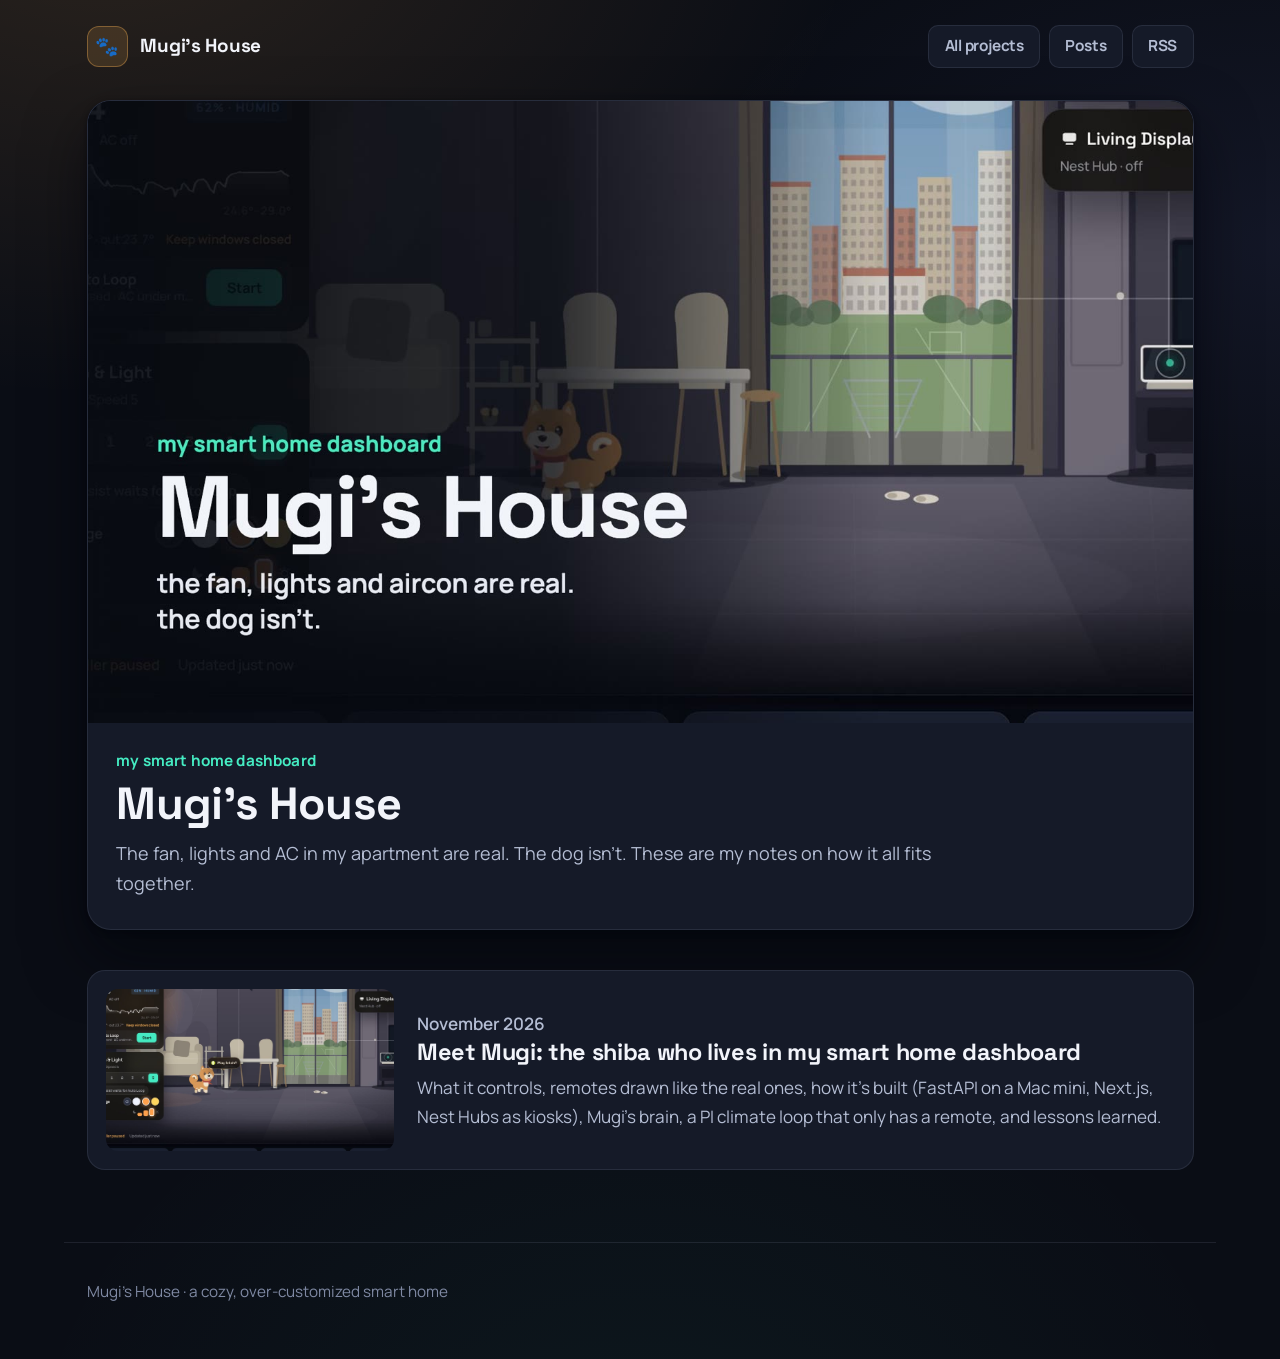
<file: index.html>
<!doctype html>
<html lang="en">
<head>
  <meta charset="utf-8">
  <meta name="viewport" content="width=device-width, initial-scale=1">
  <title>Mugi's House</title>
  <meta name="description" content="My smart home dashboard: the fan, lights and AC are real, the dog isn't. Notes on how it's built.">
  <meta property="og:title" content="Mugi's House">
  <meta property="og:description" content="My smart home dashboard: the fan, lights and AC are real, the dog isn't.">
  <meta property="og:image" content="https://sancerio.github.io/mugi-house/assets/img/og.jpg">
  <meta name="twitter:card" content="summary_large_image">
  <link rel="preconnect" href="https://fonts.googleapis.com">
  <link rel="preconnect" href="https://fonts.gstatic.com" crossorigin>
  <link rel="stylesheet" href="https://fonts.googleapis.com/css2?family=Manrope:wght@400;500;600;700;800&family=Space+Grotesk:wght@500;600;700&display=swap">
  <link rel="stylesheet" href="assets/style.css">
  <link rel="icon" href="assets/img/favicon.png">
  <link rel="alternate" type="application/rss+xml" title="Mugi's House" href="feed.xml">
</head>
<body>
  <header class="site-head">
    <span class="paw" aria-hidden="true">🐾</span>
    <a href="./">Mugi's House</a>
    <nav><a href="https://sancerio.github.io/">All projects</a><a href="./">Posts</a><a href="feed.xml">RSS</a></nav>
  </header>

  <main>
    <section class="hero">
      <video autoplay muted loop playsinline poster="assets/img/poster.jpg">
        <source src="assets/video/mugi-tour-15s.mp4" type="video/mp4">
      </video>
      <div class="hero-copy">
        <p class="eyebrow">my smart home dashboard</p>
        <h1>Mugi's House</h1>
        <p>The fan, lights and AC in my apartment are real. The dog isn't. These are my notes on how it all fits together.</p>
      </div>
    </section>

    <ul class="post-list">
      <li class="post-card">
        <a href="posts/meet-mugi/"><img src="assets/img/mugi-day.jpg" alt="" loading="lazy"></a>
        <div>
          <p class="meta">November 2026</p>
          <h2><a href="posts/meet-mugi/">Meet Mugi: the shiba who lives in my smart home dashboard</a></h2>
          <p>What it controls, remotes drawn like the real ones, how it's built (FastAPI on a Mac mini, Next.js, Nest Hubs as kiosks), Mugi's brain, a PI climate loop that only has a remote, and lessons learned.</p>
        </div>
      </li>
    </ul>
  </main>

  <footer class="site-foot">
    Mugi's House · a cozy, over-customized smart home
  </footer>
</body>
</html>
</file>
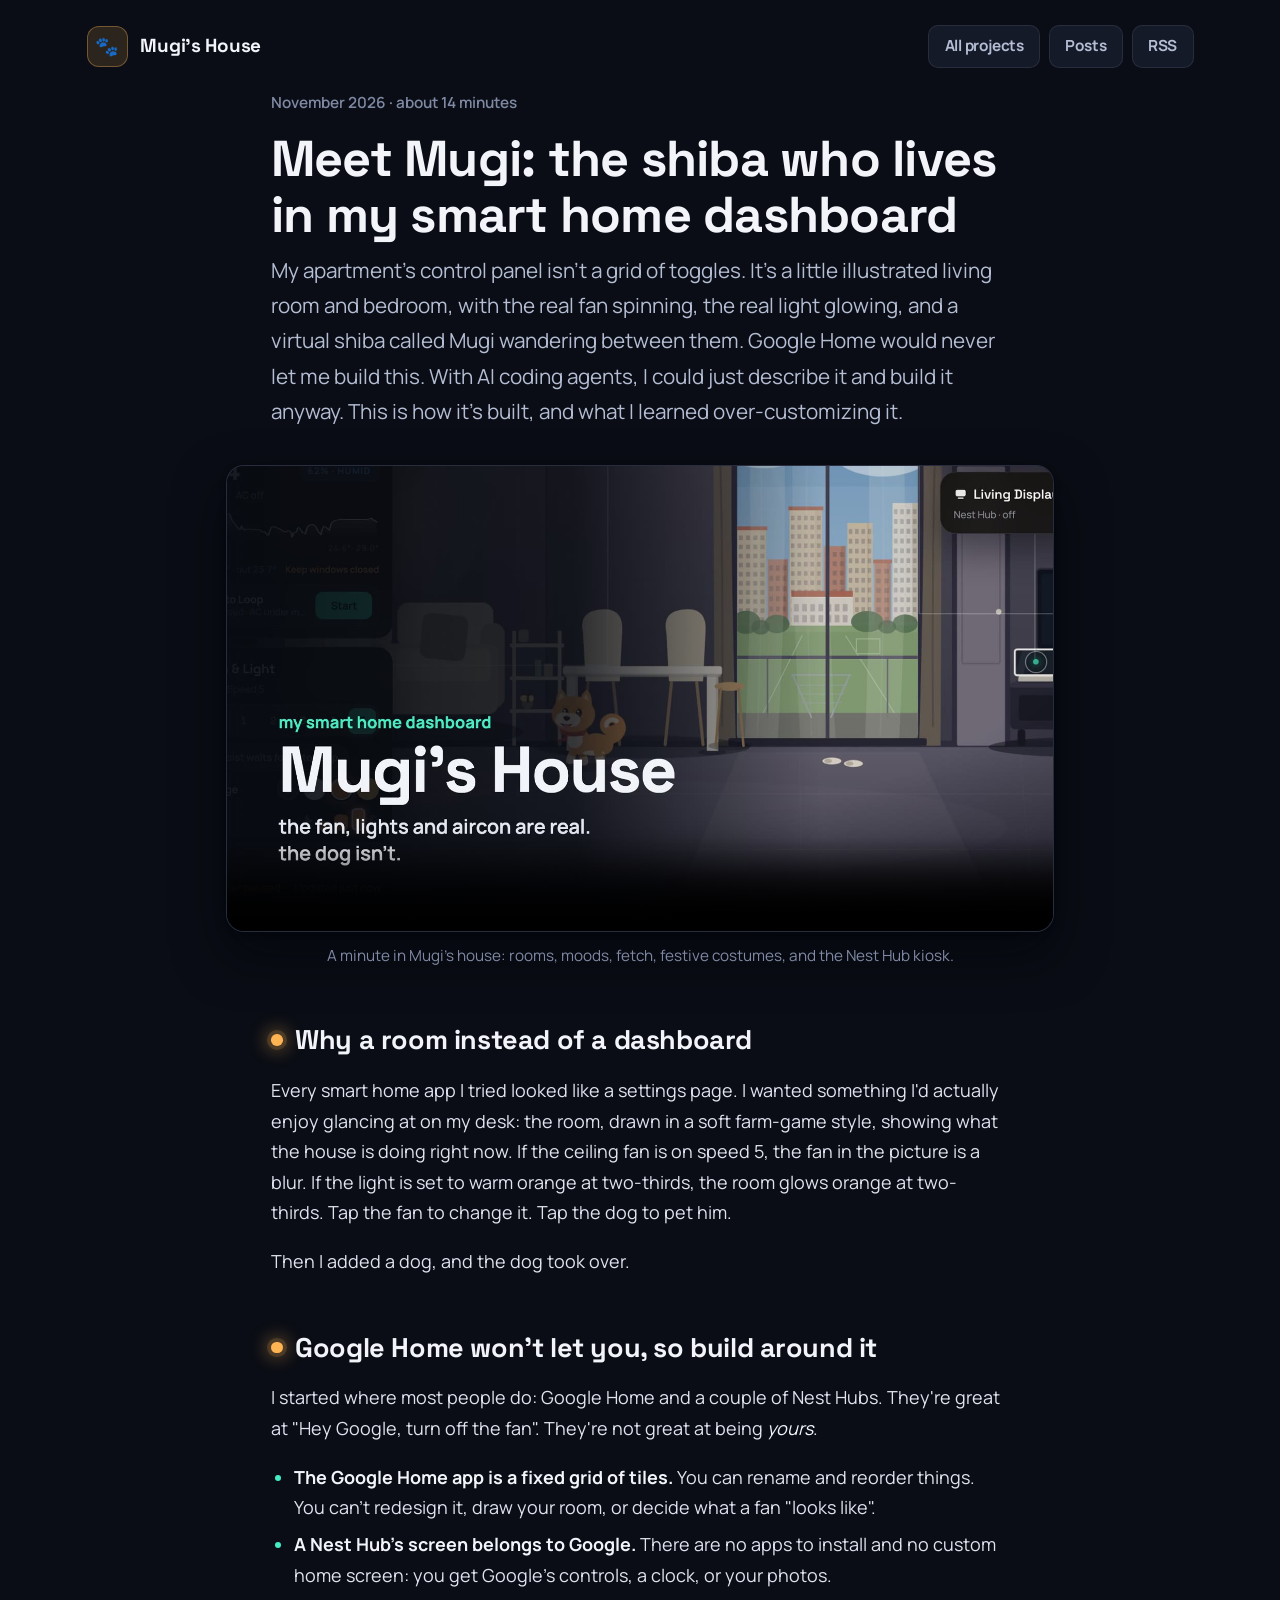
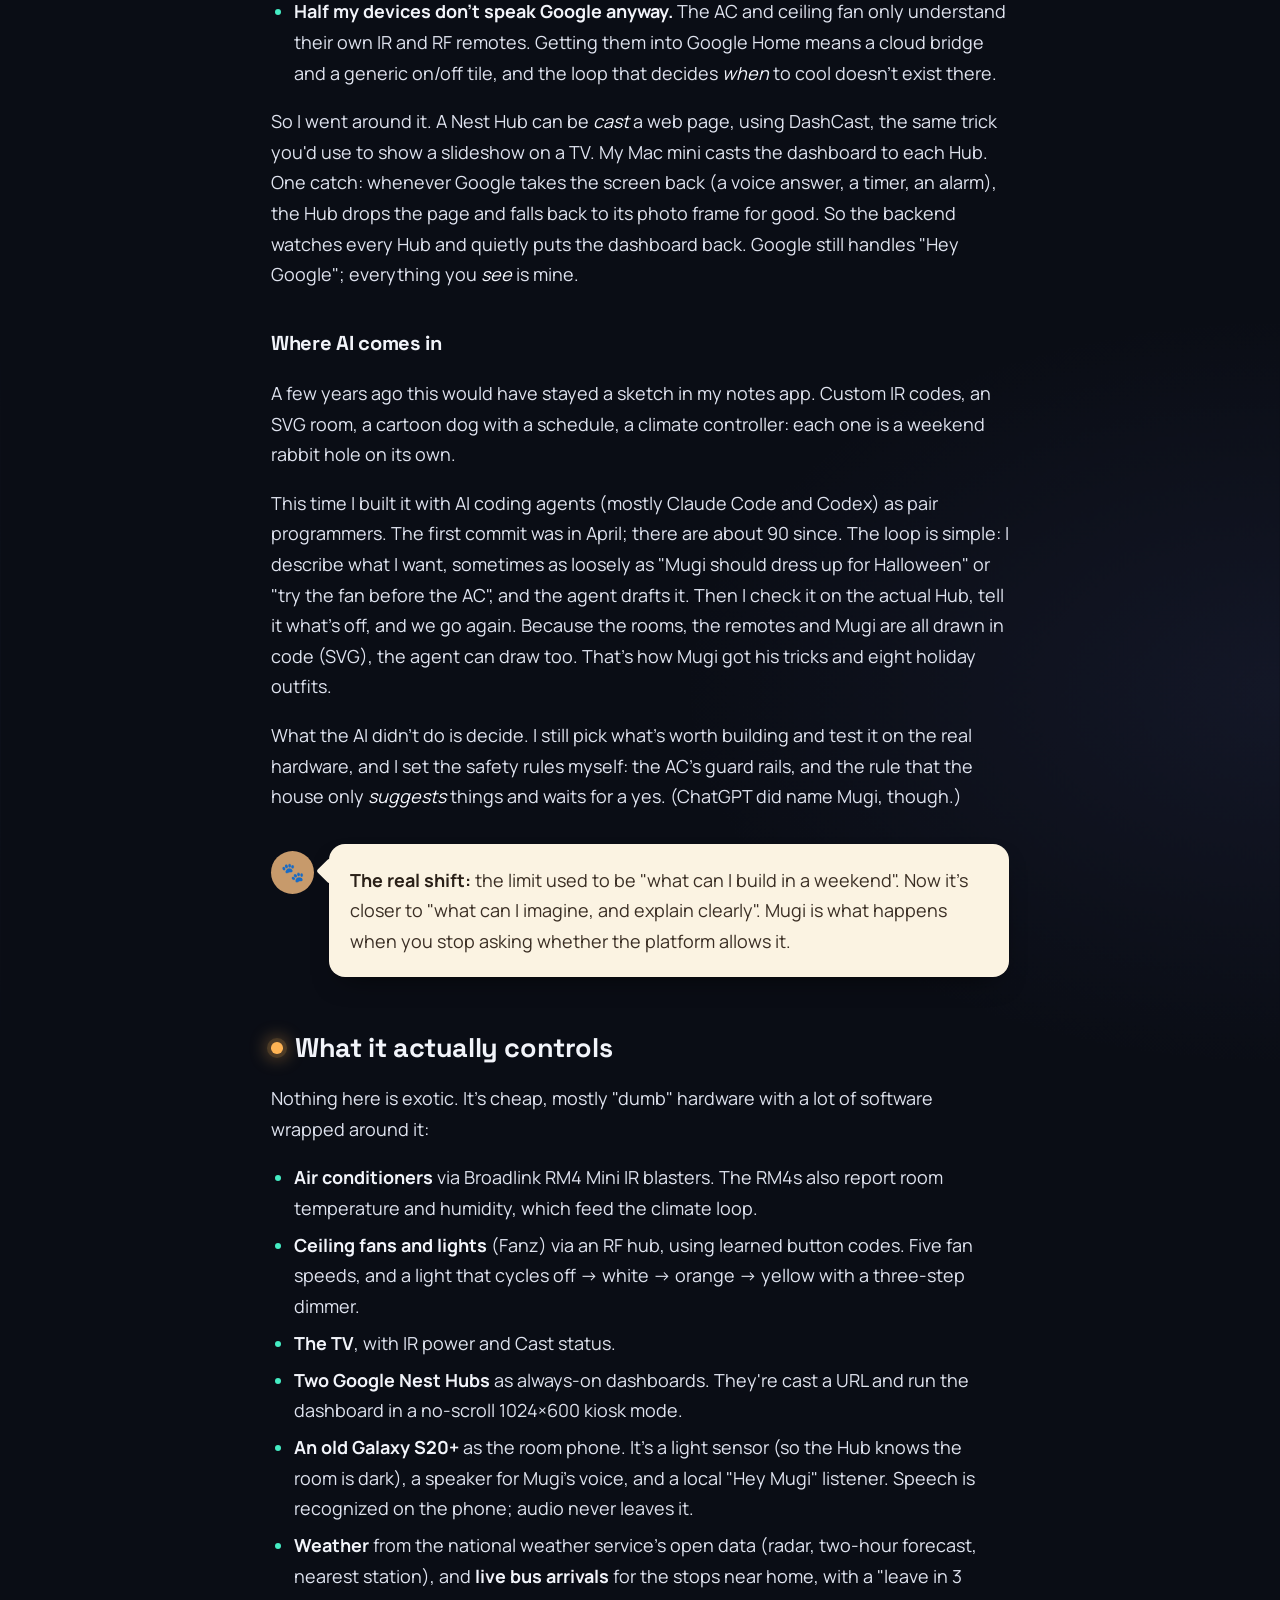
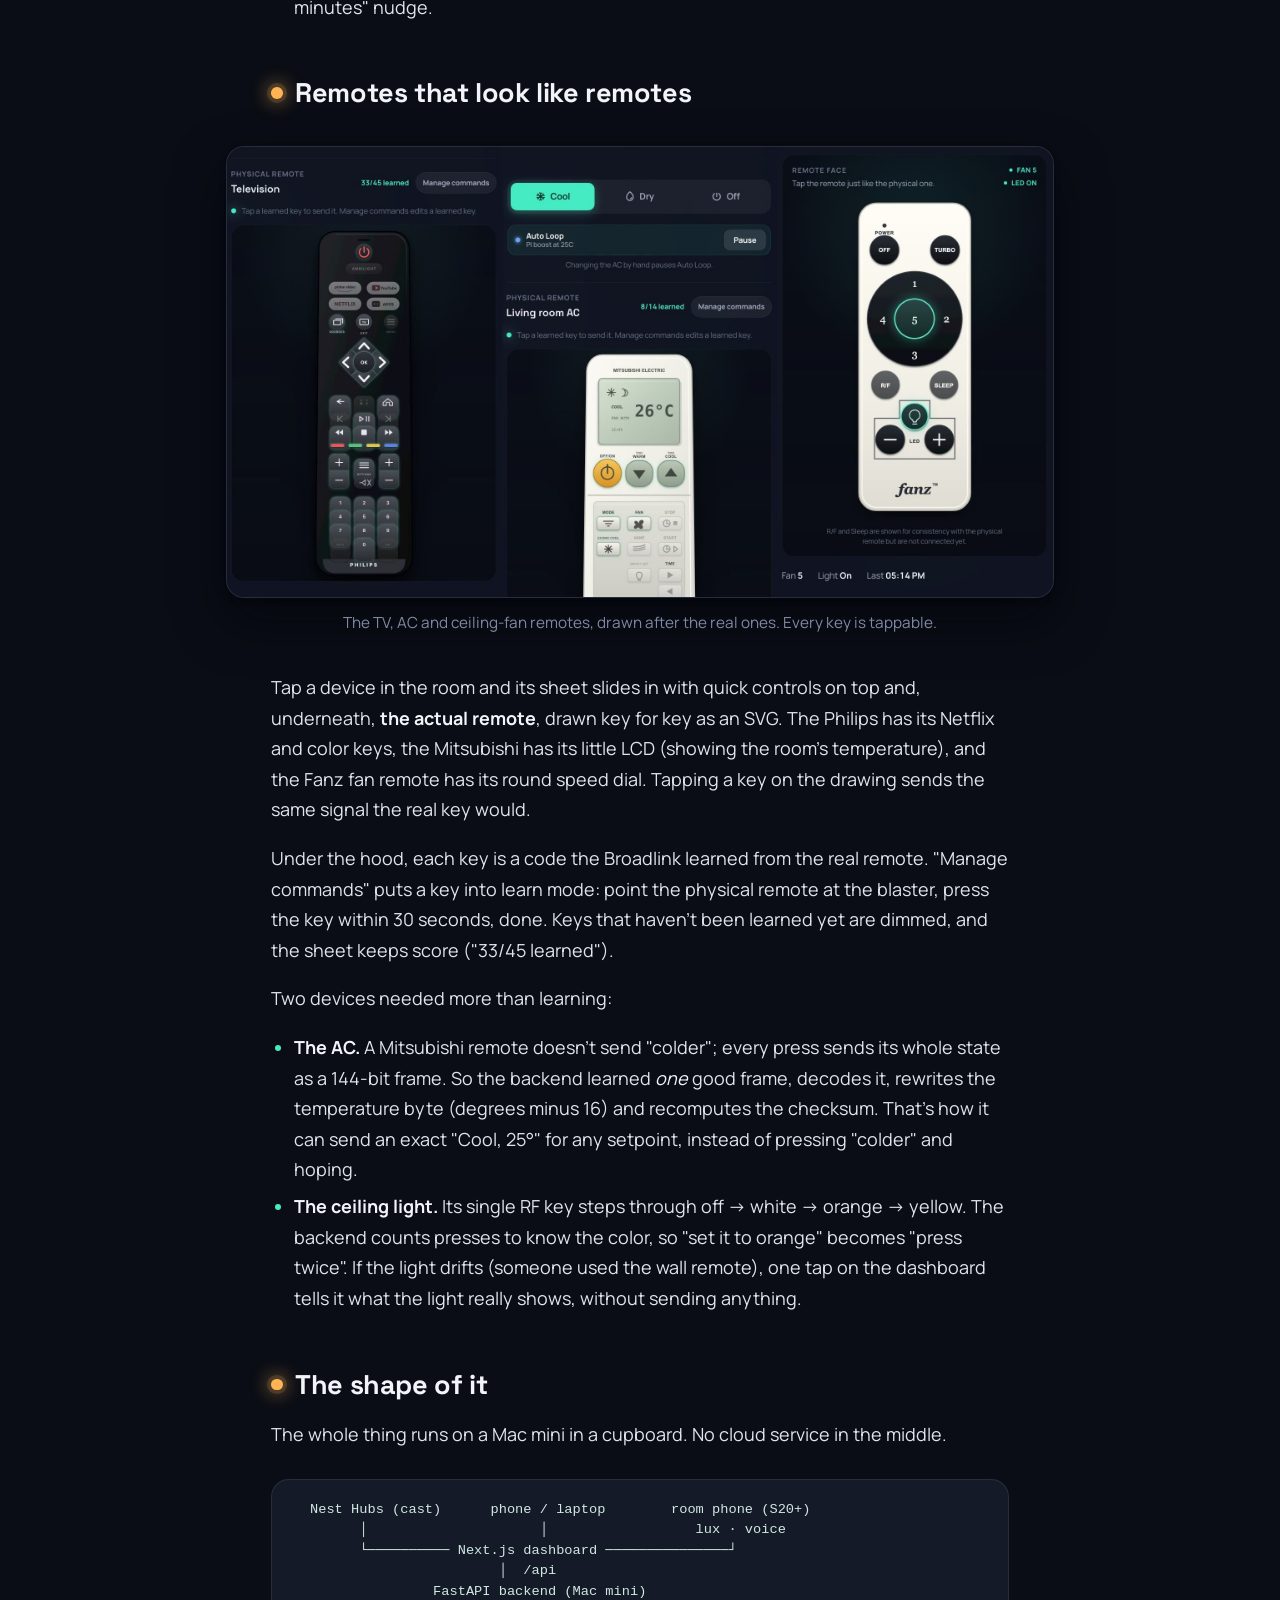
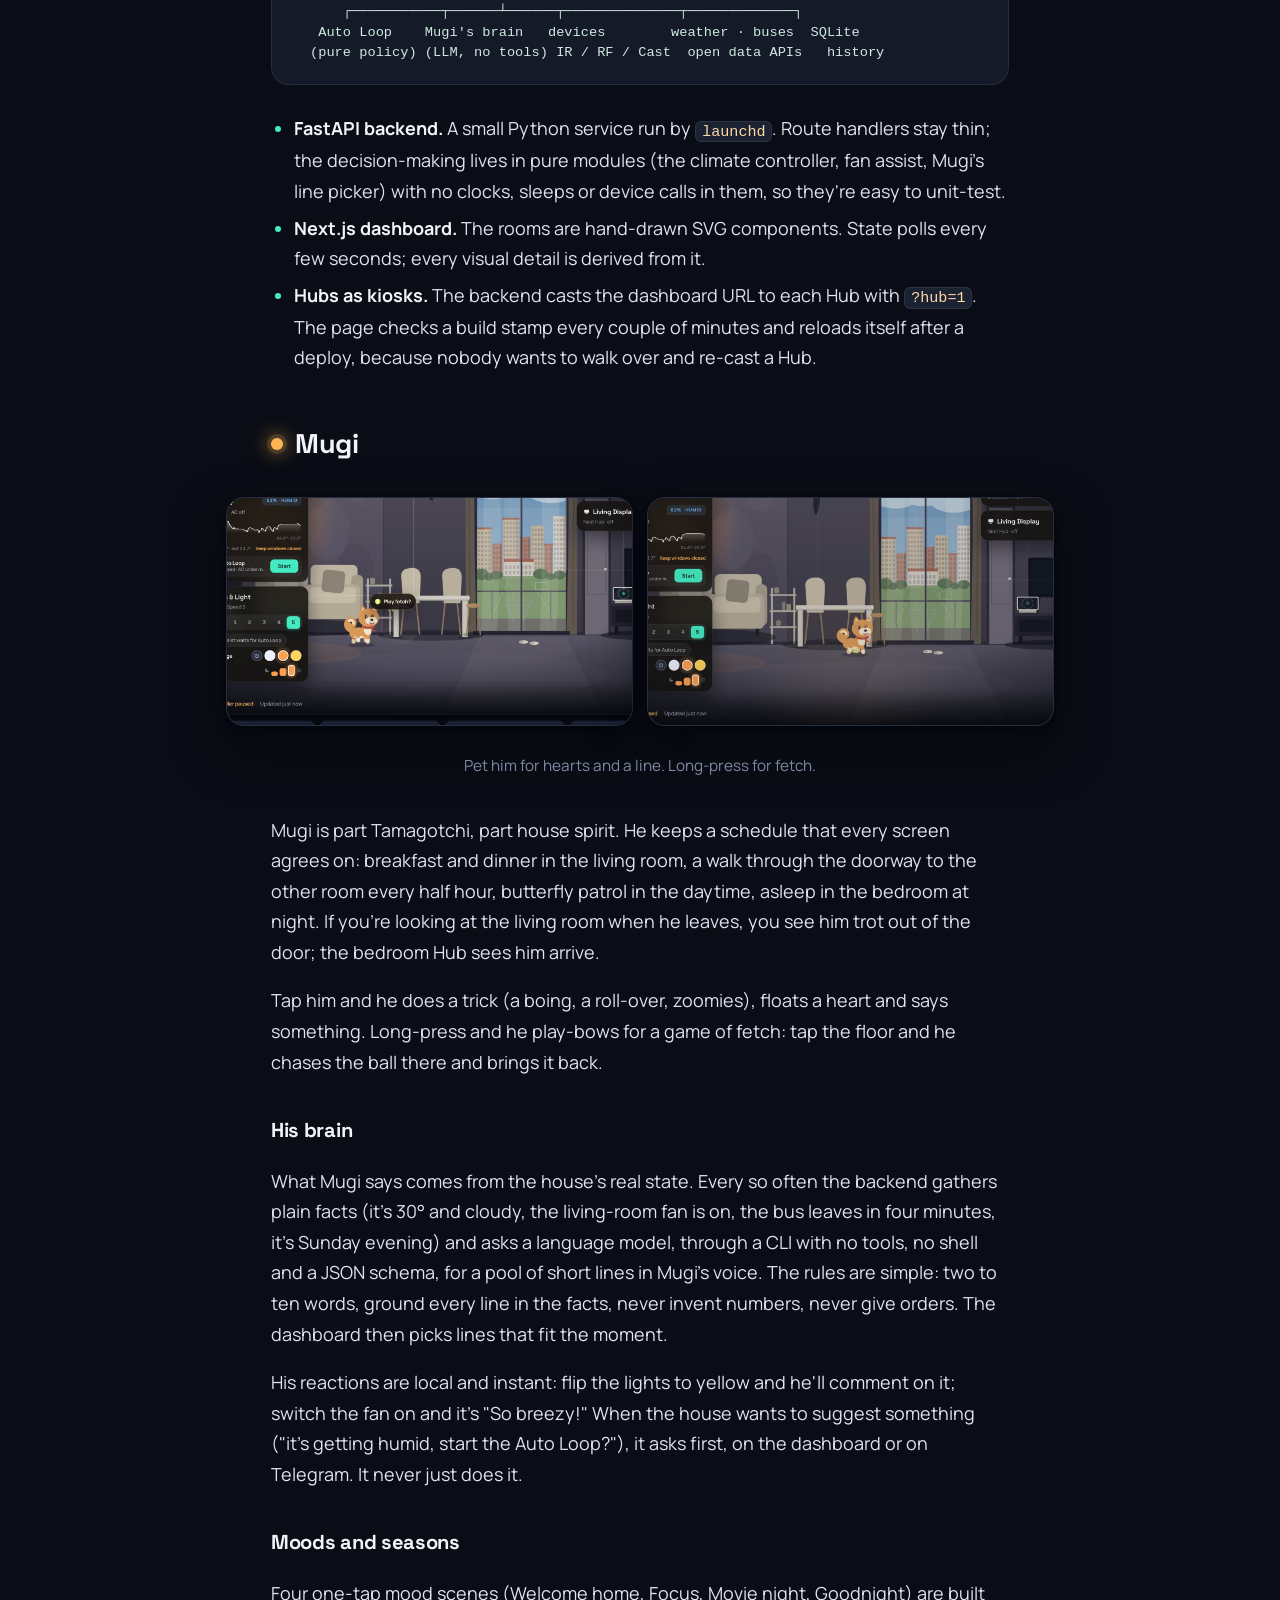
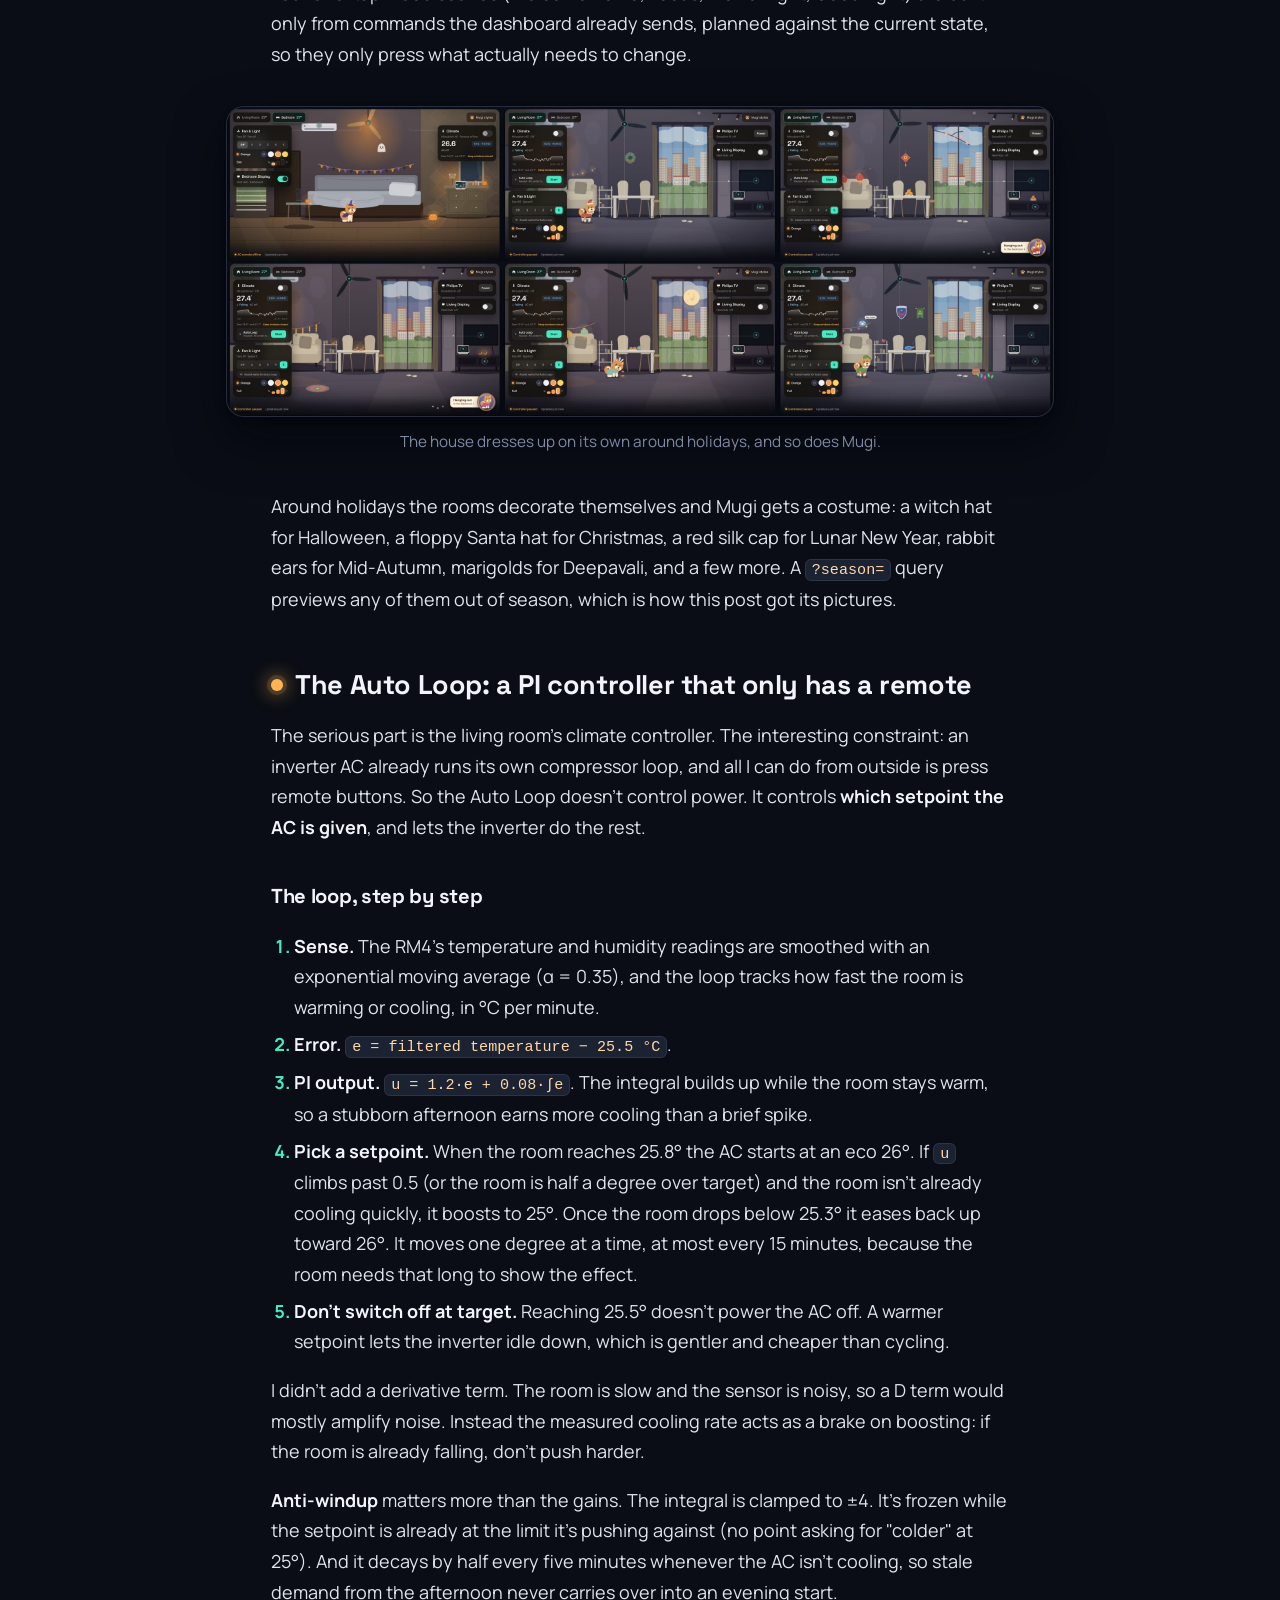
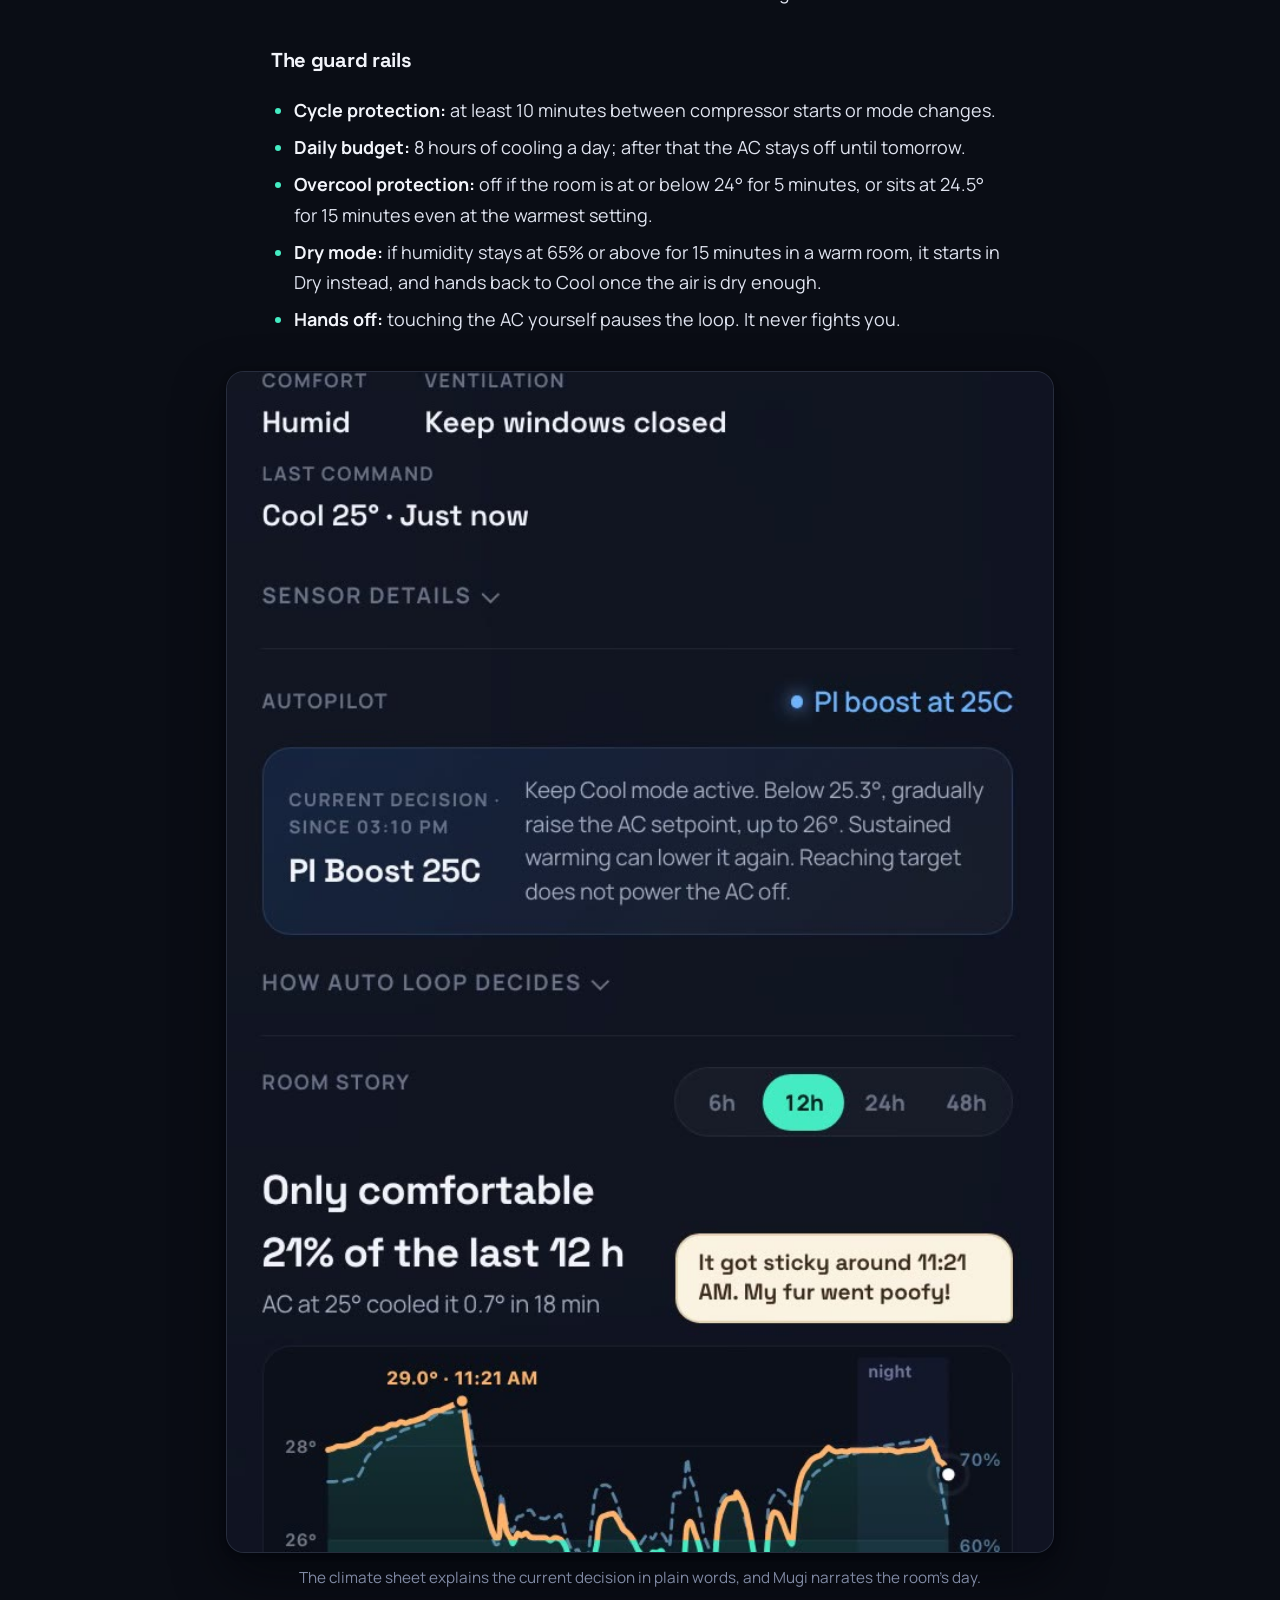
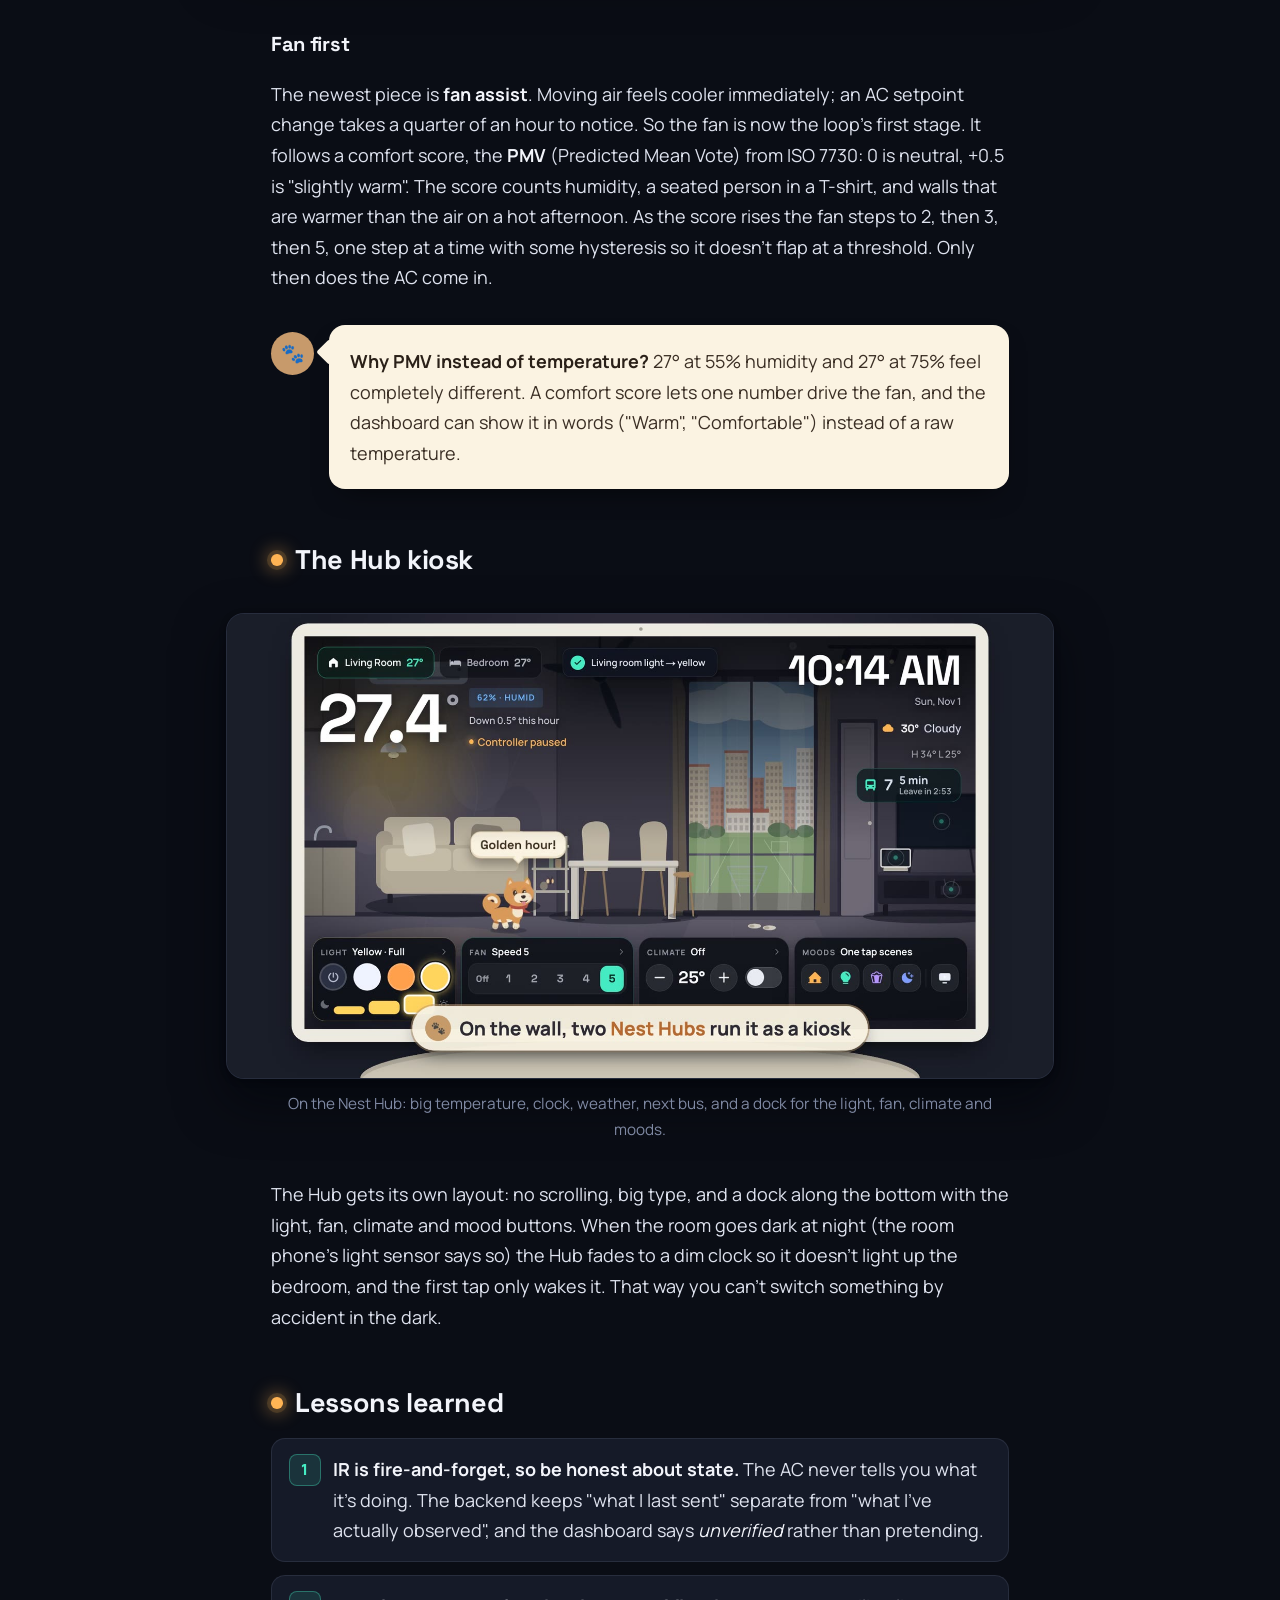
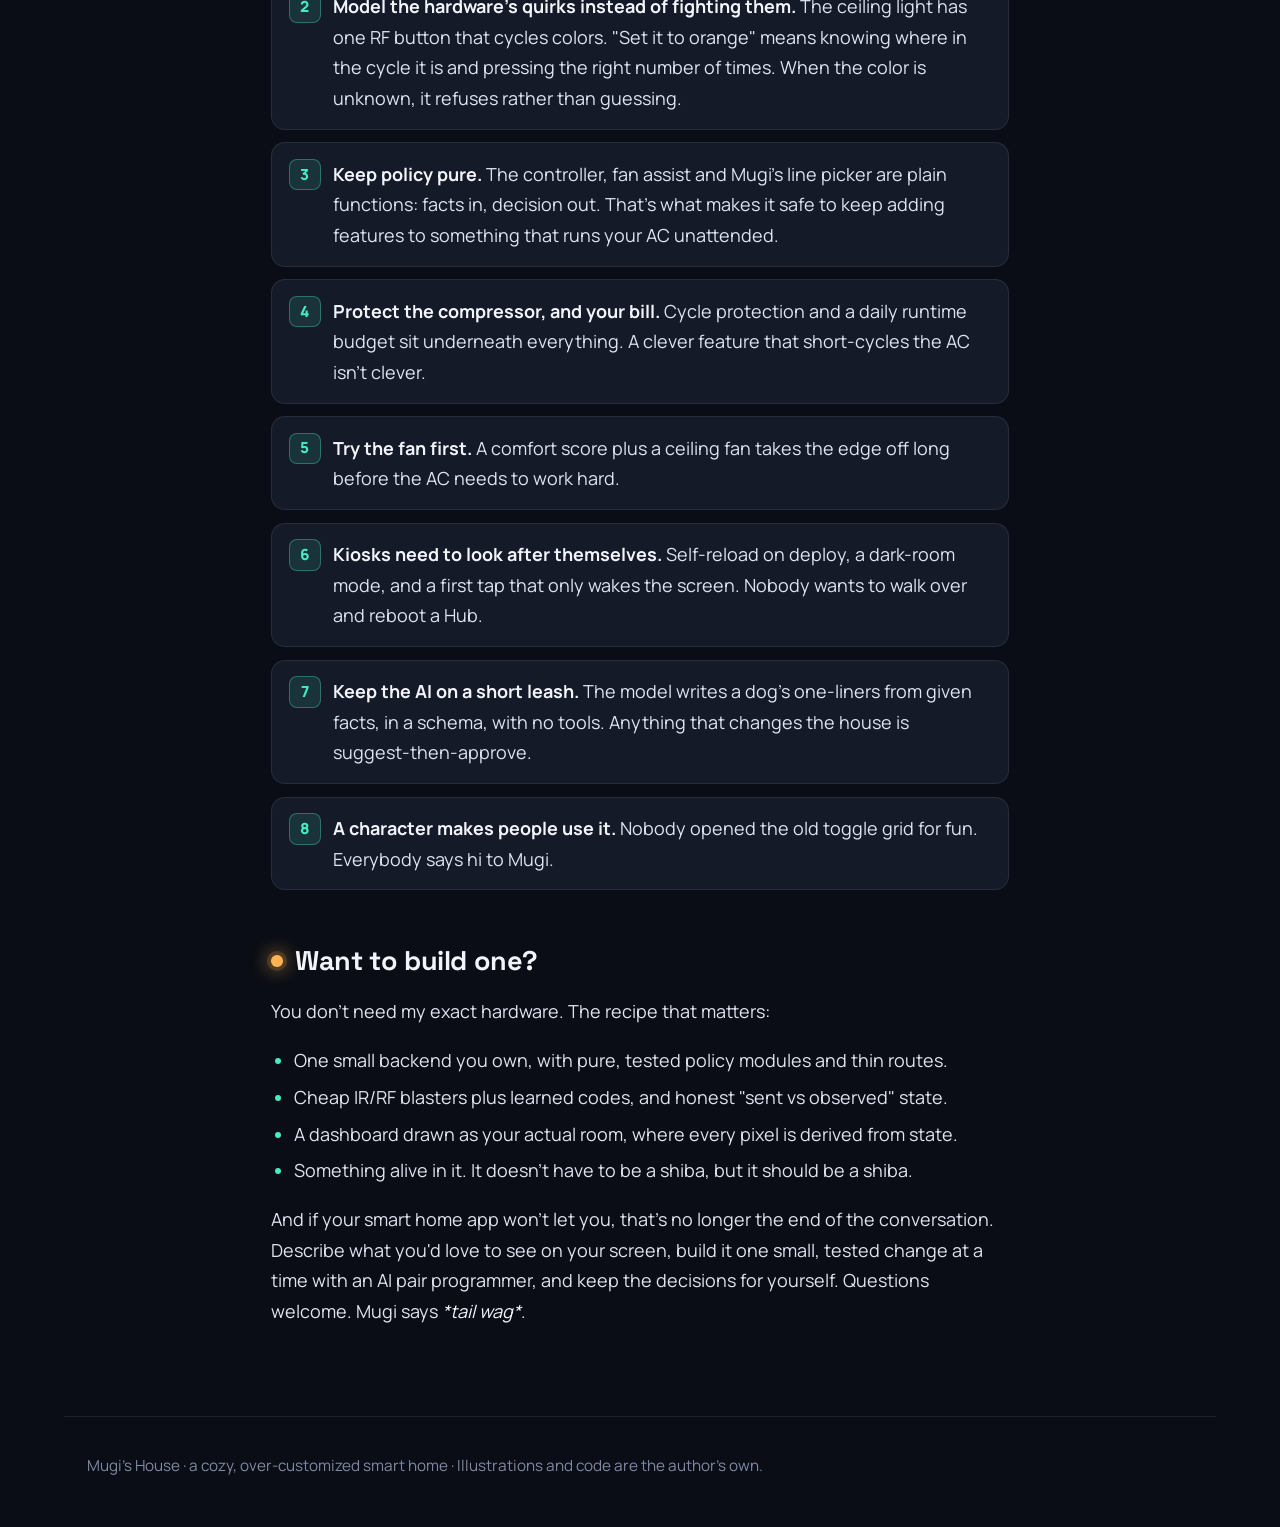
<file: posts/meet-mugi/index.html>
<!doctype html>
<html lang="en">
<head>
  <meta charset="utf-8">
  <meta name="viewport" content="width=device-width, initial-scale=1">
  <title>Meet Mugi: the shiba who lives in my smart home dashboard</title>
  <meta name="description" content="An over-customized smart home: a cozy illustrated room scene as the dashboard, a virtual shiba with moods, and a climate loop that tries the fan before the AC.">
  <meta property="og:title" content="Meet Mugi: the shiba who lives in my smart home dashboard">
  <meta property="og:description" content="A cozy illustrated room scene as the dashboard, a virtual shiba with moods, and a climate loop that tries the fan before the AC.">
  <meta property="og:image" content="https://sancerio.github.io/mugi-house/assets/img/og.jpg">
  <meta name="twitter:card" content="summary_large_image">
  <meta property="og:url" content="https://sancerio.github.io/mugi-house/posts/meet-mugi/">
  <link rel="preconnect" href="https://fonts.googleapis.com">
  <link rel="preconnect" href="https://fonts.gstatic.com" crossorigin>
  <link rel="stylesheet" href="https://fonts.googleapis.com/css2?family=Manrope:wght@400;500;600;700;800&family=Space+Grotesk:wght@500;600;700&display=swap">
  <link rel="stylesheet" href="../../assets/style.css">
  <link rel="icon" href="../../assets/img/favicon.png">
</head>
<body>
  <header class="site-head">
    <span class="paw" aria-hidden="true">🐾</span>
    <a href="../../">Mugi's House</a>
    <nav><a href="https://sancerio.github.io/">All projects</a><a href="../../">Posts</a><a href="../../feed.xml">RSS</a></nav>
  </header>

  <main>
    <article>
      <p class="meta">November 2026 · about 14 minutes</p>
      <h1>Meet Mugi: the shiba who lives in my smart home dashboard</h1>
      <p class="lede">My apartment's control panel isn't a grid of toggles. It's a little illustrated living room and bedroom, with the real fan spinning, the real light glowing, and a virtual shiba called Mugi wandering between them. Google Home would never let me build this. With AI coding agents, I could just describe it and build it anyway. This is how it's built, and what I learned over-customizing it.</p>

      <figure>
        <video controls playsinline preload="metadata" poster="../../assets/img/poster.jpg">
          <source src="../../assets/video/mugi-tour.mp4" type="video/mp4">
        </video>
        <figcaption>A minute in Mugi's house: rooms, moods, fetch, festive costumes, and the Nest Hub kiosk.</figcaption>
      </figure>

      <h2>Why a room instead of a dashboard</h2>
      <p>Every smart home app I tried looked like a settings page. I wanted something I'd actually enjoy glancing at on my desk: the room, drawn in a soft farm-game style, showing what the house is doing right now. If the ceiling fan is on speed 5, the fan in the picture is a blur. If the light is set to warm orange at two-thirds, the room glows orange at two-thirds. Tap the fan to change it. Tap the dog to pet him.</p>
      <p>Then I added a dog, and the dog took over.</p>

      <h2>Google Home won't let you, so build around it</h2>
      <p>I started where most people do: Google Home and a couple of Nest Hubs. They're great at "Hey Google, turn off the fan". They're not great at being <em>yours</em>.</p>
      <ul>
        <li><strong>The Google Home app is a fixed grid of tiles.</strong> You can rename and reorder things. You can't redesign it, draw your room, or decide what a fan "looks like".</li>
        <li><strong>A Nest Hub's screen belongs to Google.</strong> There are no apps to install and no custom home screen: you get Google's controls, a clock, or your photos.</li>
        <li><strong>Half my devices don't speak Google anyway.</strong> The AC and ceiling fan only understand their own IR and RF remotes. Getting them into Google Home means a cloud bridge and a generic on/off tile, and the loop that decides <em>when</em> to cool doesn't exist there.</li>
      </ul>
      <p>So I went around it. A Nest Hub can be <em>cast</em> a web page, using DashCast, the same trick you'd use to show a slideshow on a TV. My Mac mini casts the dashboard to each Hub. One catch: whenever Google takes the screen back (a voice answer, a timer, an alarm), the Hub drops the page and falls back to its photo frame for good. So the backend watches every Hub and quietly puts the dashboard back. Google still handles "Hey Google"; everything you <em>see</em> is mine.</p>

      <h3>Where AI comes in</h3>
      <p>A few years ago this would have stayed a sketch in my notes app. Custom IR codes, an SVG room, a cartoon dog with a schedule, a climate controller: each one is a weekend rabbit hole on its own.</p>
      <p>This time I built it with AI coding agents (mostly Claude Code and Codex) as pair programmers. The first commit was in April; there are about 90 since. The loop is simple: I describe what I want, sometimes as loosely as "Mugi should dress up for Halloween" or "try the fan before the AC", and the agent drafts it. Then I check it on the actual Hub, tell it what's off, and we go again. Because the rooms, the remotes and Mugi are all drawn in code (SVG), the agent can draw too. That's how Mugi got his tricks and eight holiday outfits.</p>
      <p>What the AI didn't do is decide. I still pick what's worth building and test it on the real hardware, and I set the safety rules myself: the AC's guard rails, and the rule that the house only <em>suggests</em> things and waits for a yes. (ChatGPT did name Mugi, though.)</p>
      <div class="note">
        <p><strong>The real shift:</strong> the limit used to be "what can I build in a weekend". Now it's closer to "what can I imagine, and explain clearly". Mugi is what happens when you stop asking whether the platform allows it.</p>
      </div>

      <h2>What it actually controls</h2>
      <p>Nothing here is exotic. It's cheap, mostly "dumb" hardware with a lot of software wrapped around it:</p>
      <ul>
        <li><strong>Air conditioners</strong> via Broadlink RM4 Mini IR blasters. The RM4s also report room temperature and humidity, which feed the climate loop.</li>
        <li><strong>Ceiling fans and lights</strong> (Fanz) via an RF hub, using learned button codes. Five fan speeds, and a light that cycles off → white → orange → yellow with a three-step dimmer.</li>
        <li><strong>The TV</strong>, with IR power and Cast status.</li>
        <li><strong>Two Google Nest Hubs</strong> as always-on dashboards. They're cast a URL and run the dashboard in a no-scroll 1024×600 kiosk mode.</li>
        <li><strong>An old Galaxy S20+</strong> as the room phone. It's a light sensor (so the Hub knows the room is dark), a speaker for Mugi's voice, and a local "Hey Mugi" listener. Speech is recognized on the phone; audio never leaves it.</li>
        <li><strong>Weather</strong> from the national weather service's open data (radar, two-hour forecast, nearest station), and <strong>live bus arrivals</strong> for the stops near home, with a "leave in 3 minutes" nudge.</li>
      </ul>

      <h2>Remotes that look like remotes</h2>
      <figure>
        <img src="../../assets/img/remotes.jpg" alt="Three remotes drawn in the dashboard: a Philips TV remote, a Mitsubishi air-conditioner remote with an LCD showing 26°C, and a Fanz ceiling-fan remote" loading="lazy">
        <figcaption>The TV, AC and ceiling-fan remotes, drawn after the real ones. Every key is tappable.</figcaption>
      </figure>
      <p>Tap a device in the room and its sheet slides in with quick controls on top and, underneath, <strong>the actual remote</strong>, drawn key for key as an SVG. The Philips has its Netflix and color keys, the Mitsubishi has its little LCD (showing the room's temperature), and the Fanz fan remote has its round speed dial. Tapping a key on the drawing sends the same signal the real key would.</p>
      <p>Under the hood, each key is a code the Broadlink learned from the real remote. "Manage commands" puts a key into learn mode: point the physical remote at the blaster, press the key within 30 seconds, done. Keys that haven't been learned yet are dimmed, and the sheet keeps score ("33/45 learned").</p>
      <p>Two devices needed more than learning:</p>
      <ul>
        <li><strong>The AC.</strong> A Mitsubishi remote doesn't send "colder"; every press sends its whole state as a 144-bit frame. So the backend learned <em>one</em> good frame, decodes it, rewrites the temperature byte (degrees minus 16) and recomputes the checksum. That's how it can send an exact "Cool, 25°" for any setpoint, instead of pressing "colder" and hoping.</li>
        <li><strong>The ceiling light.</strong> Its single RF key steps through off → white → orange → yellow. The backend counts presses to know the color, so "set it to orange" becomes "press twice". If the light drifts (someone used the wall remote), one tap on the dashboard tells it what the light really shows, without sending anything.</li>
      </ul>

      <h2>The shape of it</h2>
      <p>The whole thing runs on a Mac mini in a cupboard. No cloud service in the middle.</p>
<pre class="diagram">  Nest Hubs (cast)      phone / laptop        room phone (S20+)
        │                     │                  lux · voice
        └────────── Next.js dashboard ───────────────┘
                         │  /api
                 FastAPI backend (Mac mini)
      ┌───────────┬──────┴──────┬──────────────┬─────────────┐
   Auto Loop    Mugi's brain   devices        weather · buses  SQLite
  (pure policy) (LLM, no tools) IR / RF / Cast  open data APIs   history</pre>
      <ul>
        <li><strong>FastAPI backend.</strong> A small Python service run by <code>launchd</code>. Route handlers stay thin; the decision-making lives in pure modules (the climate controller, fan assist, Mugi's line picker) with no clocks, sleeps or device calls in them, so they're easy to unit-test.</li>
        <li><strong>Next.js dashboard.</strong> The rooms are hand-drawn SVG components. State polls every few seconds; every visual detail is derived from it.</li>
        <li><strong>Hubs as kiosks.</strong> The backend casts the dashboard URL to each Hub with <code>?hub=1</code>. The page checks a build stamp every couple of minutes and reloads itself after a deploy, because nobody wants to walk over and re-cast a Hub.</li>
      </ul>

      <h2>Mugi</h2>
      <figure class="duo">
        <img src="../../assets/img/mugi-day.jpg" alt="Mugi the cartoon shiba in the illustrated living room, with a speech bubble" loading="lazy">
        <img src="../../assets/img/mugi-fetch.jpg" alt="Mugi chasing a tennis ball across the living room floor" loading="lazy">
        <figcaption>Pet him for hearts and a line. Long-press for fetch.</figcaption>
      </figure>
      <p>Mugi is part Tamagotchi, part house spirit. He keeps a schedule that every screen agrees on: breakfast and dinner in the living room, a walk through the doorway to the other room every half hour, butterfly patrol in the daytime, asleep in the bedroom at night. If you're looking at the living room when he leaves, you see him trot out of the door; the bedroom Hub sees him arrive.</p>
      <p>Tap him and he does a trick (a boing, a roll-over, zoomies), floats a heart and says something. Long-press and he play-bows for a game of fetch: tap the floor and he chases the ball there and brings it back.</p>

      <h3>His brain</h3>
      <p>What Mugi says comes from the house's real state. Every so often the backend gathers plain facts (it's 30° and cloudy, the living-room fan is on, the bus leaves in four minutes, it's Sunday evening) and asks a language model, through a CLI with no tools, no shell and a JSON schema, for a pool of short lines in Mugi's voice. The rules are simple: two to ten words, ground every line in the facts, never invent numbers, never give orders. The dashboard then picks lines that fit the moment.</p>
      <p>His reactions are local and instant: flip the lights to yellow and he'll comment on it; switch the fan on and it's "So breezy!" When the house wants to suggest something ("it's getting humid, start the Auto Loop?"), it asks first, on the dashboard or on Telegram. It never just does it.</p>

      <h3>Moods and seasons</h3>
      <p>Four one-tap mood scenes (Welcome home, Focus, Movie night, Goodnight) are built only from commands the dashboard already sends, planned against the current state, so they only press what actually needs to change.</p>
      <figure>
        <img src="../../assets/img/seasons.jpg" alt="A grid of the room decorated for Halloween, Christmas, Lunar New Year, Deepavali, Mid-Autumn and more" loading="lazy">
        <figcaption>The house dresses up on its own around holidays, and so does Mugi.</figcaption>
      </figure>
      <p>Around holidays the rooms decorate themselves and Mugi gets a costume: a witch hat for Halloween, a floppy Santa hat for Christmas, a red silk cap for Lunar New Year, rabbit ears for Mid-Autumn, marigolds for Deepavali, and a few more. A <code>?season=</code> query previews any of them out of season, which is how this post got its pictures.</p>

      <h2>The Auto Loop: a PI controller that only has a remote</h2>
      <p>The serious part is the living room's climate controller. The interesting constraint: an inverter AC already runs its own compressor loop, and all I can do from outside is press remote buttons. So the Auto Loop doesn't control power. It controls <strong>which setpoint the AC is given</strong>, and lets the inverter do the rest.</p>

      <h3>The loop, step by step</h3>
      <ol>
        <li><strong>Sense.</strong> The RM4's temperature and humidity readings are smoothed with an exponential moving average (α = 0.35), and the loop tracks how fast the room is warming or cooling, in °C per minute.</li>
        <li><strong>Error.</strong> <code>e = filtered temperature − 25.5 °C</code>.</li>
        <li><strong>PI output.</strong> <code>u = 1.2·e + 0.08·∫e</code>. The integral builds up while the room stays warm, so a stubborn afternoon earns more cooling than a brief spike.</li>
        <li><strong>Pick a setpoint.</strong> When the room reaches 25.8° the AC starts at an eco 26°. If <code>u</code> climbs past 0.5 (or the room is half a degree over target) and the room isn't already cooling quickly, it boosts to 25°. Once the room drops below 25.3° it eases back up toward 26°. It moves one degree at a time, at most every 15 minutes, because the room needs that long to show the effect.</li>
        <li><strong>Don't switch off at target.</strong> Reaching 25.5° doesn't power the AC off. A warmer setpoint lets the inverter idle down, which is gentler and cheaper than cycling.</li>
      </ol>
      <p>I didn't add a derivative term. The room is slow and the sensor is noisy, so a D term would mostly amplify noise. Instead the measured cooling rate acts as a brake on boosting: if the room is already falling, don't push harder.</p>
      <p><strong>Anti-windup</strong> matters more than the gains. The integral is clamped to ±4. It's frozen while the setpoint is already at the limit it's pushing against (no point asking for "colder" at 25°). And it decays by half every five minutes whenever the AC isn't cooling, so stale demand from the afternoon never carries over into an evening start.</p>

      <h3>The guard rails</h3>
      <ul>
        <li><strong>Cycle protection:</strong> at least 10 minutes between compressor starts or mode changes.</li>
        <li><strong>Daily budget:</strong> 8 hours of cooling a day; after that the AC stays off until tomorrow.</li>
        <li><strong>Overcool protection:</strong> off if the room is at or below 24° for 5 minutes, or sits at 24.5° for 15 minutes even at the warmest setting.</li>
        <li><strong>Dry mode:</strong> if humidity stays at 65% or above for 15 minutes in a warm room, it starts in Dry instead, and hands back to Cool once the air is dry enough.</li>
        <li><strong>Hands off:</strong> touching the AC yourself pauses the loop. It never fights you.</li>
      </ul>
      <figure>
        <img src="../../assets/img/auto-loop.jpg" alt="The climate sheet showing the Auto Loop's current decision, PI Boost 25C, with an explanation and a 12-hour room temperature chart" loading="lazy">
        <figcaption>The climate sheet explains the current decision in plain words, and Mugi narrates the room's day.</figcaption>
      </figure>

      <h3>Fan first</h3>
      <p>The newest piece is <strong>fan assist</strong>. Moving air feels cooler immediately; an AC setpoint change takes a quarter of an hour to notice. So the fan is now the loop's first stage. It follows a comfort score, the <strong>PMV</strong> (Predicted Mean Vote) from ISO 7730: 0 is neutral, +0.5 is "slightly warm". The score counts humidity, a seated person in a T-shirt, and walls that are warmer than the air on a hot afternoon. As the score rises the fan steps to 2, then 3, then 5, one step at a time with some hysteresis so it doesn't flap at a threshold. Only then does the AC come in.</p>
      <div class="note">
        <p><strong>Why PMV instead of temperature?</strong> 27° at 55% humidity and 27° at 75% feel completely different. A comfort score lets one number drive the fan, and the dashboard can show it in words ("Warm", "Comfortable") instead of a raw temperature.</p>
      </div>

      <h2>The Hub kiosk</h2>
      <figure>
        <img src="../../assets/img/hub.jpg" alt="The Nest Hub kiosk view: the room scene with a big clock, weather and a controls dock" loading="lazy">
        <figcaption>On the Nest Hub: big temperature, clock, weather, next bus, and a dock for the light, fan, climate and moods.</figcaption>
      </figure>
      <p>The Hub gets its own layout: no scrolling, big type, and a dock along the bottom with the light, fan, climate and mood buttons. When the room goes dark at night (the room phone's light sensor says so) the Hub fades to a dim clock so it doesn't light up the bedroom, and the first tap only wakes it. That way you can't switch something by accident in the dark.</p>

      <h2>Lessons learned</h2>
      <ol class="lessons">
        <li><strong>IR is fire-and-forget, so be honest about state.</strong> The AC never tells you what it's doing. The backend keeps "what I last sent" separate from "what I've actually observed", and the dashboard says <em>unverified</em> rather than pretending.</li>
        <li><strong>Model the hardware's quirks instead of fighting them.</strong> The ceiling light has one RF button that cycles colors. "Set it to orange" means knowing where in the cycle it is and pressing the right number of times. When the color is unknown, it refuses rather than guessing.</li>
        <li><strong>Keep policy pure.</strong> The controller, fan assist and Mugi's line picker are plain functions: facts in, decision out. That's what makes it safe to keep adding features to something that runs your AC unattended.</li>
        <li><strong>Protect the compressor, and your bill.</strong> Cycle protection and a daily runtime budget sit underneath everything. A clever feature that short-cycles the AC isn't clever.</li>
        <li><strong>Try the fan first.</strong> A comfort score plus a ceiling fan takes the edge off long before the AC needs to work hard.</li>
        <li><strong>Kiosks need to look after themselves.</strong> Self-reload on deploy, a dark-room mode, and a first tap that only wakes the screen. Nobody wants to walk over and reboot a Hub.</li>
        <li><strong>Keep the AI on a short leash.</strong> The model writes a dog's one-liners from given facts, in a schema, with no tools. Anything that changes the house is suggest-then-approve.</li>
        <li><strong>A character makes people use it.</strong> Nobody opened the old toggle grid for fun. Everybody says hi to Mugi.</li>
      </ol>

      <h2>Want to build one?</h2>
      <p>You don't need my exact hardware. The recipe that matters:</p>
      <ul>
        <li>One small backend you own, with pure, tested policy modules and thin routes.</li>
        <li>Cheap IR/RF blasters plus learned codes, and honest "sent vs observed" state.</li>
        <li>A dashboard drawn as your actual room, where every pixel is derived from state.</li>
        <li>Something alive in it. It doesn't have to be a shiba, but it should be a shiba.</li>
      </ul>
      <p>And if your smart home app won't let you, that's no longer the end of the conversation. Describe what you'd love to see on your screen, build it one small, tested change at a time with an AI pair programmer, and keep the decisions for yourself. Questions welcome. Mugi says <em>*tail wag*</em>.</p>
    </article>
  </main>

  <footer class="site-foot">
    Mugi's House · a cozy, over-customized smart home · Illustrations and code are the author's own.
  </footer>
</body>
</html>
</file>
<file: assets/style.css>
/* Mugi's House: the dashboard's evening palette. Deep navy room, warm lamp
   glow, mint for anything you can tap, and Mugi's cream speech bubbles. */
:root {
  --bg: #0a0d15;
  --surface: #151a28;
  --fill: #1b2232;
  --ink: #f2f4fa;
  --ink-soft: #b4bdd3;
  --ink-faint: #7f89a3;
  --hairline: rgba(170, 182, 212, 0.12);
  --mint: #45ecc3;
  --mint-ink: #06231b;
  --mint-tint: rgba(69, 236, 195, 0.12);
  --lamp: #ffb454;
  --lamp-tint: rgba(255, 180, 84, 0.14);
  --bubble: #fbf3e2;
  --bubble-ink: #3a2e24;
  --wood: #c79a6b;
  --r-card: 18px;
  --measure: 41rem;
  color-scheme: dark;
}

* { box-sizing: border-box; }

html { font-size: 112.5%; background: var(--bg); }

body {
  margin: 0;
  min-height: 100vh;
  background:
    radial-gradient(60rem 38rem at 8% -6%, rgba(255, 180, 84, 0.13), transparent 70%),
    radial-gradient(48rem 30rem at 100% 18%, rgba(129, 140, 248, 0.08), transparent 70%),
    radial-gradient(50rem 40rem at 50% 110%, rgba(69, 236, 195, 0.05), transparent 70%),
    var(--bg);
  color: var(--ink);
  font-family: "Manrope", system-ui, -apple-system, "Segoe UI", sans-serif;
  line-height: 1.7;
  -webkit-font-smoothing: antialiased;
}

h1, h2, h3, .site-head a, .post-card h2 {
  font-family: "Space Grotesk", "Manrope", system-ui, sans-serif;
  letter-spacing: -0.015em;
}

a { color: var(--mint); text-decoration-thickness: 1.5px; text-underline-offset: 3px; }
a:hover { color: #66f2d3; }

::selection { background: var(--lamp); color: #1b1206; }

/* ---------- header: like the dashboard's room chips ---------- */
.site-head {
  max-width: 64rem;
  margin: 0 auto;
  padding: 1.4rem 1.25rem 0.4rem;
  display: flex;
  align-items: center;
  gap: 0.7rem;
}
.site-head a { text-decoration: none; color: var(--ink); font-weight: 700; font-size: 1.05rem; }
.site-head .paw {
  width: 2.3rem; height: 2.3rem; border-radius: 12px;
  display: grid; place-items: center; font-size: 1.05rem;
  background: var(--lamp-tint); border: 1px solid rgba(255, 180, 84, 0.35);
}
.site-head nav { margin-left: auto; display: flex; gap: 0.5rem; }
.site-head nav a {
  font-family: "Manrope", system-ui, sans-serif; font-size: 0.85rem; font-weight: 700;
  color: var(--ink-soft); padding: 0.4rem 0.85rem; border-radius: 10px;
  background: var(--surface); border: 1px solid var(--hairline);
}
.site-head nav a:hover { color: var(--ink); border-color: rgba(69, 236, 195, 0.4); }

main { max-width: 64rem; margin: 0 auto; padding: 0 1.25rem 4rem; }

/* ---------- home ---------- */
.hero {
  margin: 1.4rem 0 2.2rem;
  border-radius: 24px;
  background: var(--surface);
  overflow: hidden;
  border: 1px solid var(--hairline);
  box-shadow: 0 2px 6px rgba(2, 4, 10, 0.45), 0 28px 60px rgba(2, 4, 10, 0.55);
}
.hero video, .hero img { display: block; width: 100%; height: auto; background: var(--bg); }
.hero-copy { padding: 1.4rem 1.6rem 1.7rem; }
.hero-copy .eyebrow, .eyebrow {
  margin: 0 0 0.3rem; color: var(--mint); font-weight: 700; font-size: 0.85rem; letter-spacing: 0.01em;
}
.hero-copy h1 { margin: 0 0 0.45rem; font-size: clamp(1.7rem, 4vw, 2.5rem); line-height: 1.12; }
.hero-copy p { margin: 0; color: var(--ink-soft); max-width: 46rem; }

.post-list { list-style: none; padding: 0; margin: 0; display: grid; gap: 1.1rem; }
.post-card {
  display: grid; grid-template-columns: minmax(0, 16rem) 1fr; gap: 1.3rem; align-items: center;
  padding: 1rem; border-radius: var(--r-card);
  background: var(--surface); border: 1px solid var(--hairline);
  transition: border-color 0.2s, transform 0.2s;
}
.post-card:hover { border-color: rgba(69, 236, 195, 0.35); transform: translateY(-2px); }
.post-card img { width: 100%; border-radius: 12px; display: block; }
.post-card h2 { margin: 0 0 0.3rem; font-size: 1.3rem; line-height: 1.25; }
.post-card h2 a { color: var(--ink); text-decoration: none; }
.post-card p { margin: 0; color: var(--ink-soft); font-size: 0.95rem; }
@media (max-width: 40rem) { .post-card { grid-template-columns: 1fr; } }

.meta { color: var(--ink-faint); font-size: 0.85rem; font-weight: 600; }

/* ---------- article ---------- */
article { max-width: var(--measure); margin: 0 auto; }
article h1 { font-size: clamp(1.9rem, 5vw, 2.8rem); line-height: 1.1; margin: 0.4rem 0 0.6rem; }
article .lede { font-size: 1.15rem; color: var(--ink-soft); margin-top: 0; }
article h2 {
  margin: 3rem 0 0.7rem; font-size: 1.5rem; line-height: 1.25;
  display: flex; align-items: center; gap: 0.7rem;
}
/* a little lamp glowing beside each section title */
article h2::before {
  content: ""; width: 0.65rem; height: 0.65rem; border-radius: 50%; flex: none;
  background: var(--lamp); box-shadow: 0 0 0 4px var(--lamp-tint), 0 0 18px 4px rgba(255, 180, 84, 0.45);
}
article h3 { margin: 2rem 0 0.35rem; font-size: 1.12rem; color: var(--ink); }
article p, article li { font-size: 1rem; color: #dfe3ef; }
article ul, article ol { padding-left: 1.3rem; }
article li { margin: 0.35rem 0; }
article li::marker { color: var(--mint); font-weight: 700; }
article strong { color: var(--ink); }
article em { color: var(--ink); }
article code {
  font-family: ui-monospace, "SF Mono", Menlo, monospace; font-size: 0.84em; color: #ffd8a8;
  background: var(--fill); border: 1px solid var(--hairline); padding: 0.06em 0.38em; border-radius: 6px;
}

figure { margin: 2rem -2.5rem; }
figure img, figure video {
  width: 100%; display: block; border-radius: var(--r-card); background: var(--surface);
  border: 1px solid var(--hairline);
  box-shadow: 0 2px 6px rgba(2, 4, 10, 0.45), 0 22px 50px rgba(2, 4, 10, 0.55);
}
figcaption { font-size: 0.85rem; color: var(--ink-faint); text-align: center; margin-top: 0.65rem; padding: 0 2.5rem; }
@media (max-width: 48rem) { figure { margin: 1.6rem 0; } figcaption { padding: 0; } }

.duo { display: grid; grid-template-columns: 1fr 1fr; gap: 0.8rem; }
.duo figcaption { grid-column: 1 / -1; }
@media (max-width: 40rem) { .duo { grid-template-columns: 1fr; } }

.diagram {
  margin: 1.6rem 0; padding: 1.1rem 1.2rem; border-radius: var(--r-card);
  background: var(--surface); border: 1px solid var(--hairline); color: #cfe9e1; overflow-x: auto;
  font-family: ui-monospace, "SF Mono", Menlo, monospace; font-size: 0.76rem; line-height: 1.5;
}

/* Notes read like Mugi talking: a cream bubble with a tail and a paw. */
.note {
  position: relative; margin: 1.8rem 0 1.8rem 3.2rem; padding: 0.95rem 1.2rem;
  border-radius: 16px; background: var(--bubble); color: var(--bubble-ink);
  box-shadow: 0 12px 28px -14px rgba(0, 0, 0, 0.7);
}
.note::before {
  content: "🐾"; position: absolute; left: -3.2rem; top: 0.35rem;
  width: 2.4rem; height: 2.4rem; border-radius: 50%; display: grid; place-items: center;
  background: var(--wood); font-size: 1.05rem;
}
.note::after {
  content: ""; position: absolute; left: -0.5rem; top: 1rem; width: 1rem; height: 1rem;
  background: var(--bubble); transform: rotate(45deg); border-radius: 2px;
}
.note p { margin: 0.2rem 0; color: var(--bubble-ink); }
.note strong { color: #2a2018; }

.lessons { counter-reset: lesson; list-style: none; padding: 0; }
.lessons li {
  counter-increment: lesson; position: relative; padding: 0.85rem 1.1rem 0.85rem 3.4rem; margin: 0.7rem 0;
  background: var(--surface); border-radius: 14px; border: 1px solid var(--hairline);
}
.lessons li::before {
  content: counter(lesson); position: absolute; left: 0.95rem; top: 0.85rem;
  width: 1.65rem; height: 1.65rem; border-radius: 8px; display: grid; place-items: center;
  background: var(--mint-tint); color: var(--mint); font-weight: 800; font-size: 0.85rem;
  border: 1px solid rgba(69, 236, 195, 0.35);
}

.site-foot {
  max-width: 64rem; margin: 0 auto; padding: 2rem 1.25rem 3rem; color: var(--ink-faint); font-size: 0.85rem;
  border-top: 1px solid var(--hairline);
}
</file>
